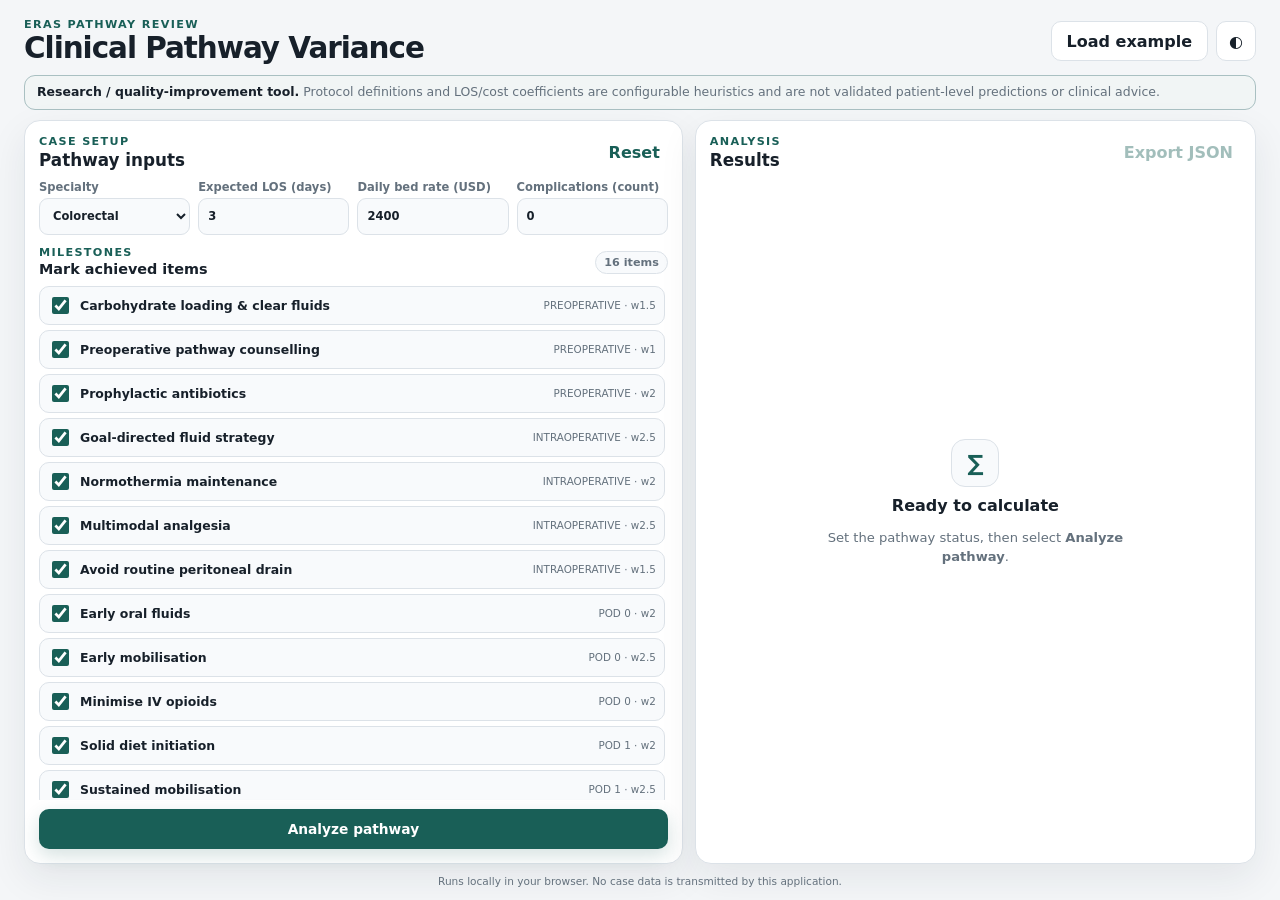
<file: docs/index.html>
<!doctype html>
<html lang="en" data-theme="light">
<head>
  <meta charset="utf-8">
  <meta name="viewport" content="width=device-width,initial-scale=1,viewport-fit=cover">
  <meta name="description" content="Browser-based ERAS pathway variance calculator with weighted adherence and illustrative LOS/cost estimates.">
  <meta name="color-scheme" content="light dark">
  <title>Clinical Pathway Variance</title>
  <link rel="stylesheet" href="./styles.css">
</head>
<body>
  <div class="app">
    <header class="topbar">
      <div>
        <p class="eyebrow">ERAS pathway review</p>
        <h1>Clinical Pathway Variance</h1>
      </div>
      <div class="top-actions">
        <button class="button secondary" id="exampleBtn" type="button">Load example</button>
        <button class="icon-button" id="themeBtn" type="button" aria-label="Switch to dark theme" title="Toggle theme">◐</button>
      </div>
    </header>

    <aside class="notice" role="note">
      <strong>Research / quality-improvement tool.</strong> Protocol definitions and LOS/cost coefficients are configurable heuristics and are not validated patient-level predictions or clinical advice.
    </aside>

    <main class="workspace">
      <section class="panel input-panel" aria-labelledby="inputTitle">
        <div class="panel-head">
          <div><p class="section-kicker">Case setup</p><h2 id="inputTitle">Pathway inputs</h2></div>
          <button class="text-button" id="resetBtn" type="button">Reset</button>
        </div>

        <div class="field-grid">
          <label>Specialty
            <select id="specialty"></select>
          </label>
          <label>Expected LOS (days)
            <input id="expectedLos" type="number" min="0" step="0.1" inputmode="decimal">
          </label>
          <label>Daily bed rate (USD)
            <input id="dailyRate" type="number" min="0" step="50" inputmode="decimal" value="2400">
          </label>
          <label>Complications (count)
            <input id="complications" type="number" min="0" step="1" inputmode="numeric" value="0">
          </label>
        </div>

        <div class="milestone-heading">
          <div><p class="section-kicker">Milestones</p><h3>Mark achieved items</h3></div>
          <span id="milestoneCount" class="badge"></span>
        </div>
        <div class="milestone-list" id="milestoneList" aria-label="Pathway milestones"></div>
        <div class="analyze-bar">
          <button class="button primary" id="analyzeBtn" type="button">Analyze pathway</button>
        </div>
      </section>

      <section class="panel result-panel" aria-labelledby="resultTitle" aria-live="polite">
        <div class="panel-head">
          <div><p class="section-kicker">Analysis</p><h2 id="resultTitle">Results</h2></div>
          <button class="text-button" id="exportBtn" type="button" disabled>Export JSON</button>
        </div>
        <div class="empty-state" id="emptyState">
          <div class="empty-icon">∑</div>
          <h3>Ready to calculate</h3>
          <p>Set the pathway status, then select <strong>Analyze pathway</strong>.</p>
        </div>
        <div id="results" class="results" hidden>
          <div class="metric-grid">
            <article class="metric"><span>Weighted adherence</span><strong id="cciMetric">—</strong></article>
            <article class="metric"><span>Milestones achieved</span><strong id="complianceMetric">—</strong></article>
            <article class="metric"><span>Variance burden</span><strong id="burdenMetric">—</strong></article>
            <article class="metric"><span>Variance tier</span><strong id="tierMetric">—</strong></article>
            <article class="metric"><span>Illustrative excess LOS</span><strong id="losMetric">—</strong></article>
            <article class="metric"><span>Illustrative excess cost</span><strong id="costMetric">—</strong></article>
          </div>
          <div class="result-section">
            <div class="result-section-head"><h3>Recorded variances</h3><span id="varianceCount" class="badge"></span></div>
            <div id="varianceList" class="variance-list"></div>
          </div>
        </div>
        <p class="error" id="errorMessage" role="alert" hidden></p>
      </section>
    </main>
    <footer>Runs locally in your browser. No case data is transmitted by this application.</footer>
  </div>
  <script type="module" src="./app.mjs"></script>
</body>
</html>
</file>
<file: docs/styles.css>
:root{color-scheme:light;--bg:#f4f6f8;--surface:#fff;--surface-2:#f8fafc;--text:#17202a;--muted:#64717d;--line:#dce2e8;--accent:#195f57;--accent-strong:#104d47;--focus:#2f7d73;--danger:#a33a3a;--shadow:0 14px 38px rgba(29,43,54,.08);--radius:16px}
html[data-theme="dark"]{color-scheme:dark;--bg:#0f1418;--surface:#171d22;--surface-2:#11171b;--text:#eef3f5;--muted:#9ba8b1;--line:#2b353c;--accent:#68b8ad;--accent-strong:#83c9c0;--focus:#77c6bc;--danger:#ef8e8e;--shadow:0 18px 44px rgba(0,0,0,.24)}
*{box-sizing:border-box}html,body{margin:0;min-height:100%;background:var(--bg);color:var(--text);font-family:Inter,ui-sans-serif,system-ui,-apple-system,BlinkMacSystemFont,"Segoe UI",sans-serif}button,input,select{font:inherit}button{cursor:pointer}.app{height:100dvh;max-width:1500px;margin:auto;padding:18px 24px 12px;display:grid;grid-template-rows:auto auto minmax(0,1fr) auto;gap:10px}.topbar{display:flex;align-items:center;justify-content:space-between;gap:16px}.topbar h1{font-size:clamp(1.35rem,2.3vw,2rem);line-height:1.08;margin:2px 0 0;letter-spacing:-.035em}.eyebrow,.section-kicker{margin:0;color:var(--accent);font-size:.7rem;font-weight:800;letter-spacing:.12em;text-transform:uppercase}.top-actions{display:flex;gap:8px;align-items:center}.button,.icon-button,.text-button{border:0;border-radius:10px;font-weight:750}.button{min-height:40px;padding:0 15px}.primary{background:var(--accent);color:white;box-shadow:0 7px 18px rgba(25,95,87,.18)}.primary:hover{background:var(--accent-strong)}.secondary{background:var(--surface);color:var(--text);border:1px solid var(--line)}.icon-button{width:40px;height:40px;background:var(--surface);color:var(--text);border:1px solid var(--line)}.text-button{background:transparent;color:var(--accent);padding:8px}.text-button:disabled{opacity:.4;cursor:not-allowed}button:focus-visible,input:focus-visible,select:focus-visible{outline:3px solid color-mix(in srgb,var(--focus) 32%,transparent);outline-offset:2px}.notice{padding:8px 12px;border:1px solid color-mix(in srgb,var(--accent) 26%,var(--line));background:color-mix(in srgb,var(--accent) 6%,var(--surface));border-radius:11px;color:var(--muted);font-size:.78rem;line-height:1.35}.notice strong{color:var(--text)}.workspace{display:grid;grid-template-columns:minmax(0,1.08fr) minmax(0,.92fr);gap:12px;min-height:0}.panel{min-height:0;background:var(--surface);border:1px solid var(--line);border-radius:var(--radius);box-shadow:var(--shadow);padding:14px;display:flex;flex-direction:column}.panel-head,.milestone-heading,.result-section-head{display:flex;align-items:center;justify-content:space-between;gap:12px}.panel h2{font-size:1.05rem;margin:2px 0 0}.panel h3{font-size:.9rem;margin:2px 0}.field-grid{display:grid;grid-template-columns:repeat(4,minmax(0,1fr));gap:8px;margin:10px 0}.field-grid label{font-size:.72rem;color:var(--muted);font-weight:650}.field-grid input,.field-grid select{display:block;width:100%;margin-top:4px;background:var(--surface-2);color:var(--text);border:1px solid var(--line);border-radius:9px;padding:8px 9px;min-height:37px}.milestone-heading{margin-top:1px}.badge{display:inline-flex;align-items:center;min-height:23px;padding:0 8px;border-radius:999px;background:var(--surface-2);border:1px solid var(--line);font-size:.7rem;color:var(--muted);font-weight:750}.milestone-list{min-height:0;overflow:auto;margin-top:7px;padding-right:3px;display:grid;gap:5px}.milestone{border:1px solid var(--line);border-radius:10px;background:var(--surface-2);padding:7px 8px}.milestone-main{display:grid;grid-template-columns:auto minmax(0,1fr) auto;gap:8px;align-items:center}.milestone input[type="checkbox"]{width:17px;height:17px;accent-color:var(--accent)}.milestone-name{font-size:.78rem;font-weight:720;overflow:hidden;text-overflow:ellipsis;white-space:nowrap}.milestone-meta{font-size:.65rem;color:var(--muted);white-space:nowrap}.variance-controls{display:none;grid-template-columns:1fr 1fr;gap:6px;margin:7px 0 0 25px}.milestone[data-compliant="false"] .variance-controls{display:grid}.variance-controls select{width:100%;background:var(--surface);border:1px solid var(--line);color:var(--text);border-radius:8px;padding:6px;font-size:.7rem}.analyze-bar{padding-top:9px}.analyze-bar .button{width:100%;font-size:.86rem}.result-panel{overflow:hidden}.empty-state{margin:auto;text-align:center;max-width:320px;color:var(--muted)}.empty-state h3{color:var(--text);font-size:1rem}.empty-icon{width:48px;height:48px;margin:0 auto 9px;display:grid;place-items:center;border-radius:14px;background:var(--surface-2);border:1px solid var(--line);color:var(--accent);font-size:1.4rem;font-weight:800}.empty-state p{font-size:.82rem;line-height:1.5}.results{min-height:0;overflow:auto;padding-right:2px}.metric-grid{display:grid;grid-template-columns:repeat(2,minmax(0,1fr));gap:8px;margin-top:10px}.metric{border:1px solid var(--line);background:var(--surface-2);border-radius:11px;padding:10px}.metric span{display:block;color:var(--muted);font-size:.68rem;font-weight:650}.metric strong{display:block;margin-top:4px;font-size:1.15rem;letter-spacing:-.03em}.result-section{margin-top:12px}.variance-list{display:grid;gap:6px;margin-top:7px}.variance-item{border:1px solid var(--line);border-radius:10px;padding:8px}.variance-item strong{font-size:.78rem}.variance-item p{margin:4px 0 0;color:var(--muted);font-size:.7rem;line-height:1.35}.error{margin:10px 0 0;padding:9px;border-radius:9px;background:color-mix(in srgb,var(--danger) 10%,var(--surface));color:var(--danger);font-size:.78rem}footer{text-align:center;color:var(--muted);font-size:.66rem;padding:1px 0}
@media(max-width:980px){.app{height:auto;min-height:100dvh;padding:14px}.workspace{grid-template-columns:1fr}.panel{min-height:440px}.field-grid{grid-template-columns:repeat(2,minmax(0,1fr))}.milestone-list{max-height:48vh}.result-panel{min-height:360px}}
@media(max-width:560px){.app{padding:10px}.topbar{align-items:flex-start}.top-actions .secondary{display:none}.notice{font-size:.72rem}.field-grid{grid-template-columns:1fr 1fr}.panel{padding:11px;border-radius:13px}.milestone-name{white-space:normal}.variance-controls{grid-template-columns:1fr}.metric-grid{grid-template-columns:1fr 1fr}.metric strong{font-size:1rem}}
@media(prefers-reduced-motion:reduce){*{scroll-behavior:auto!important;transition:none!important}}
</file>
